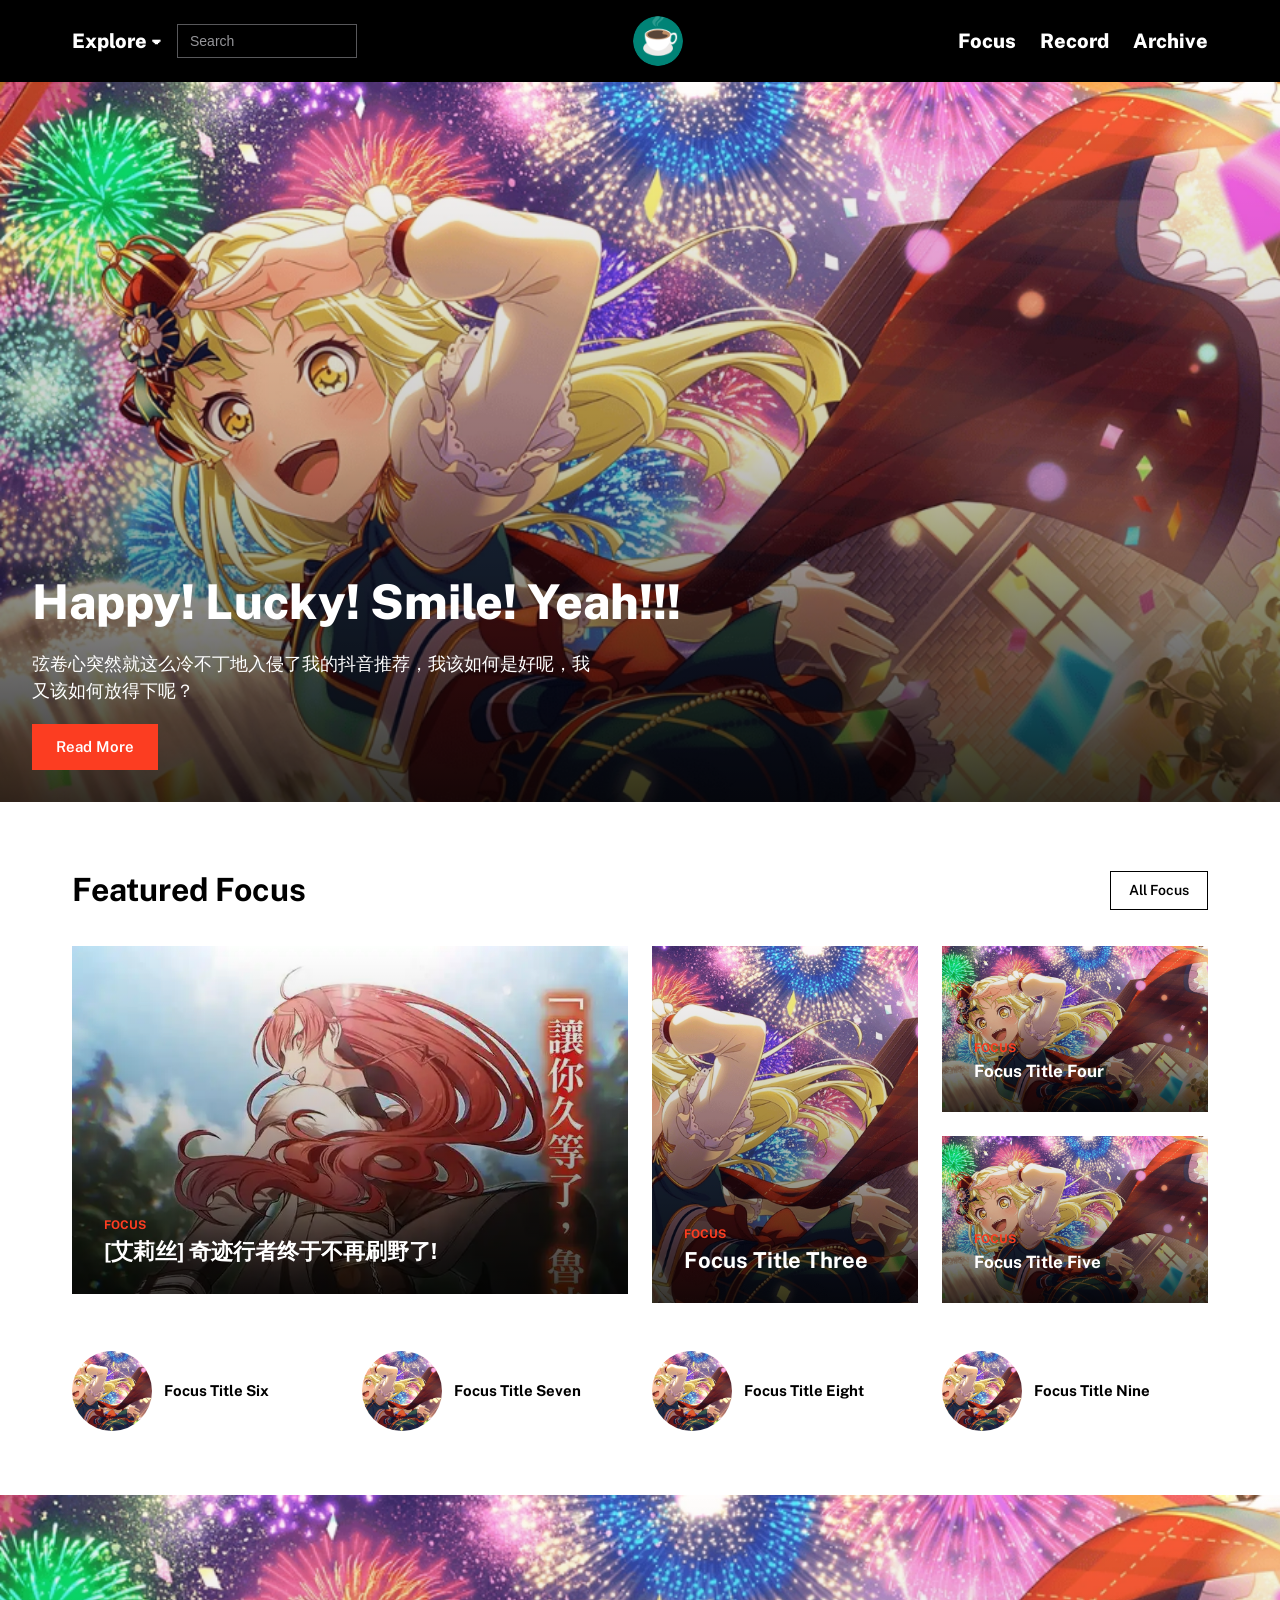
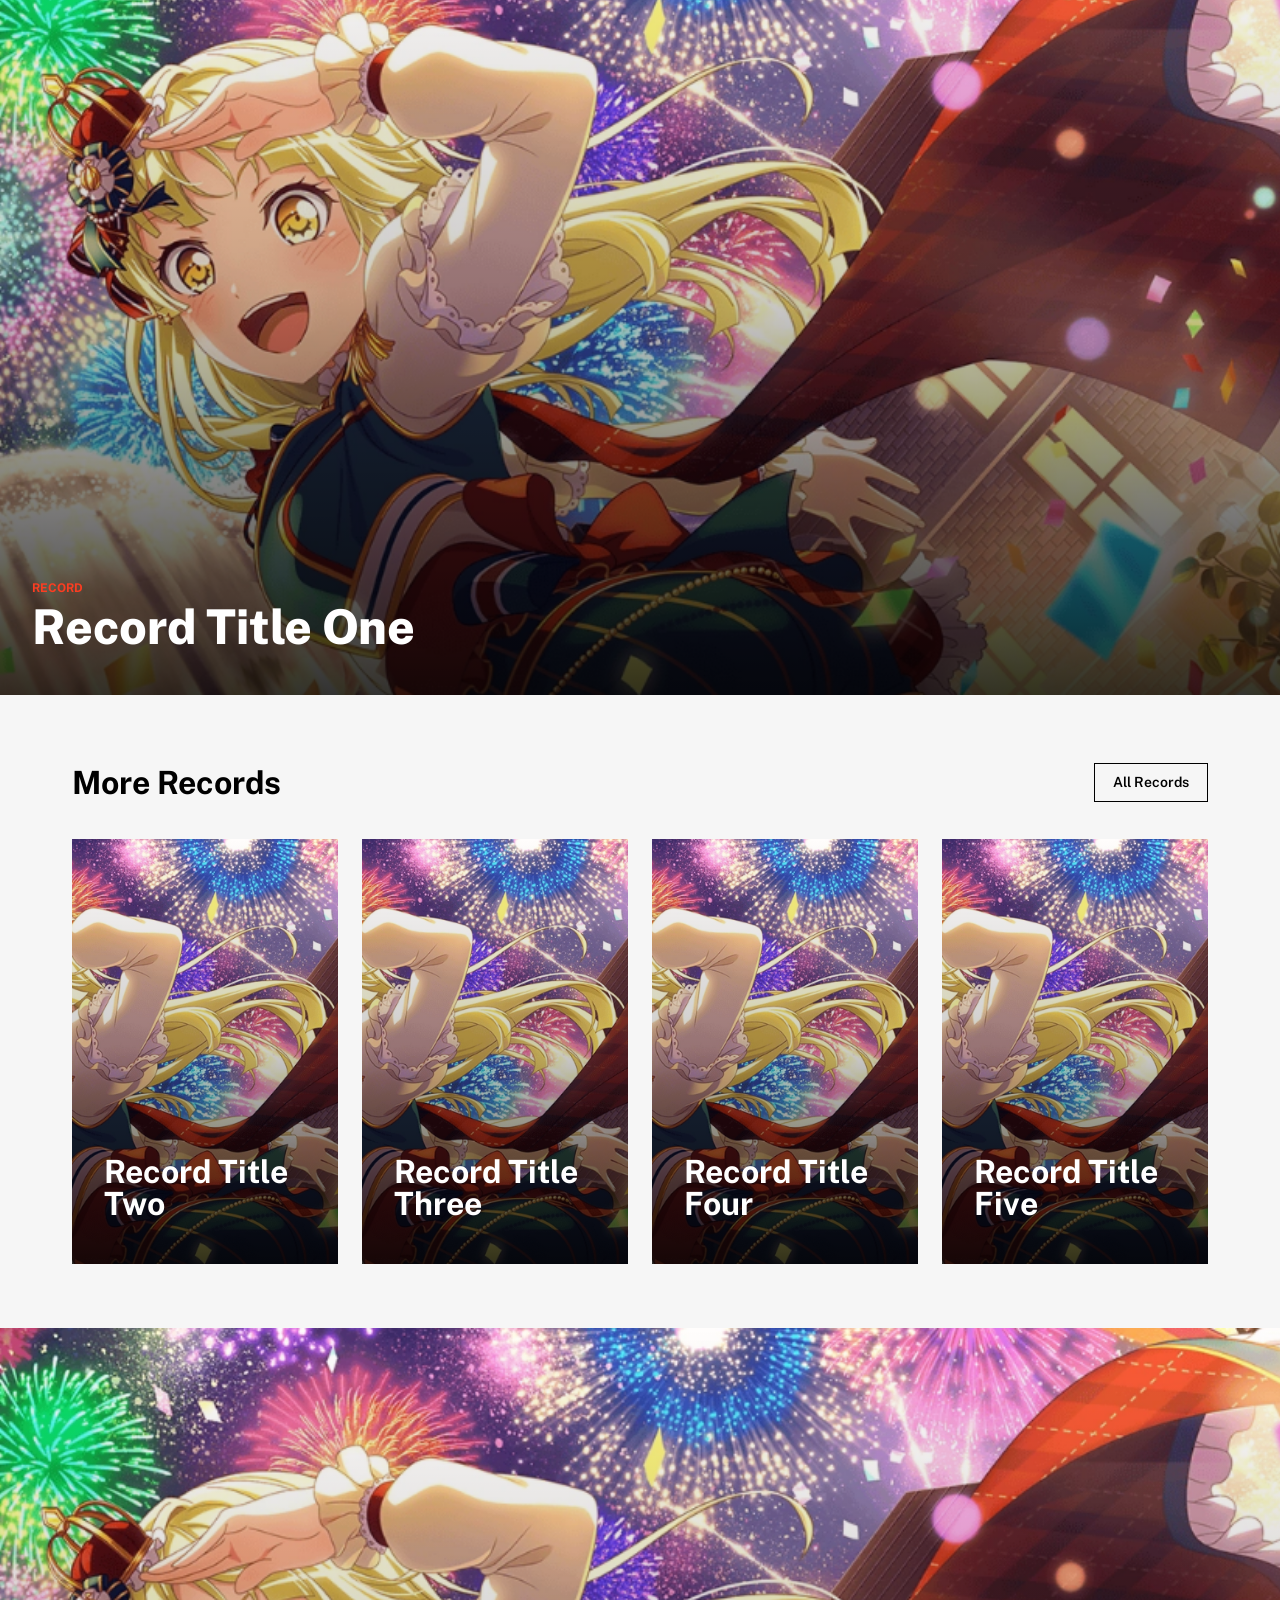
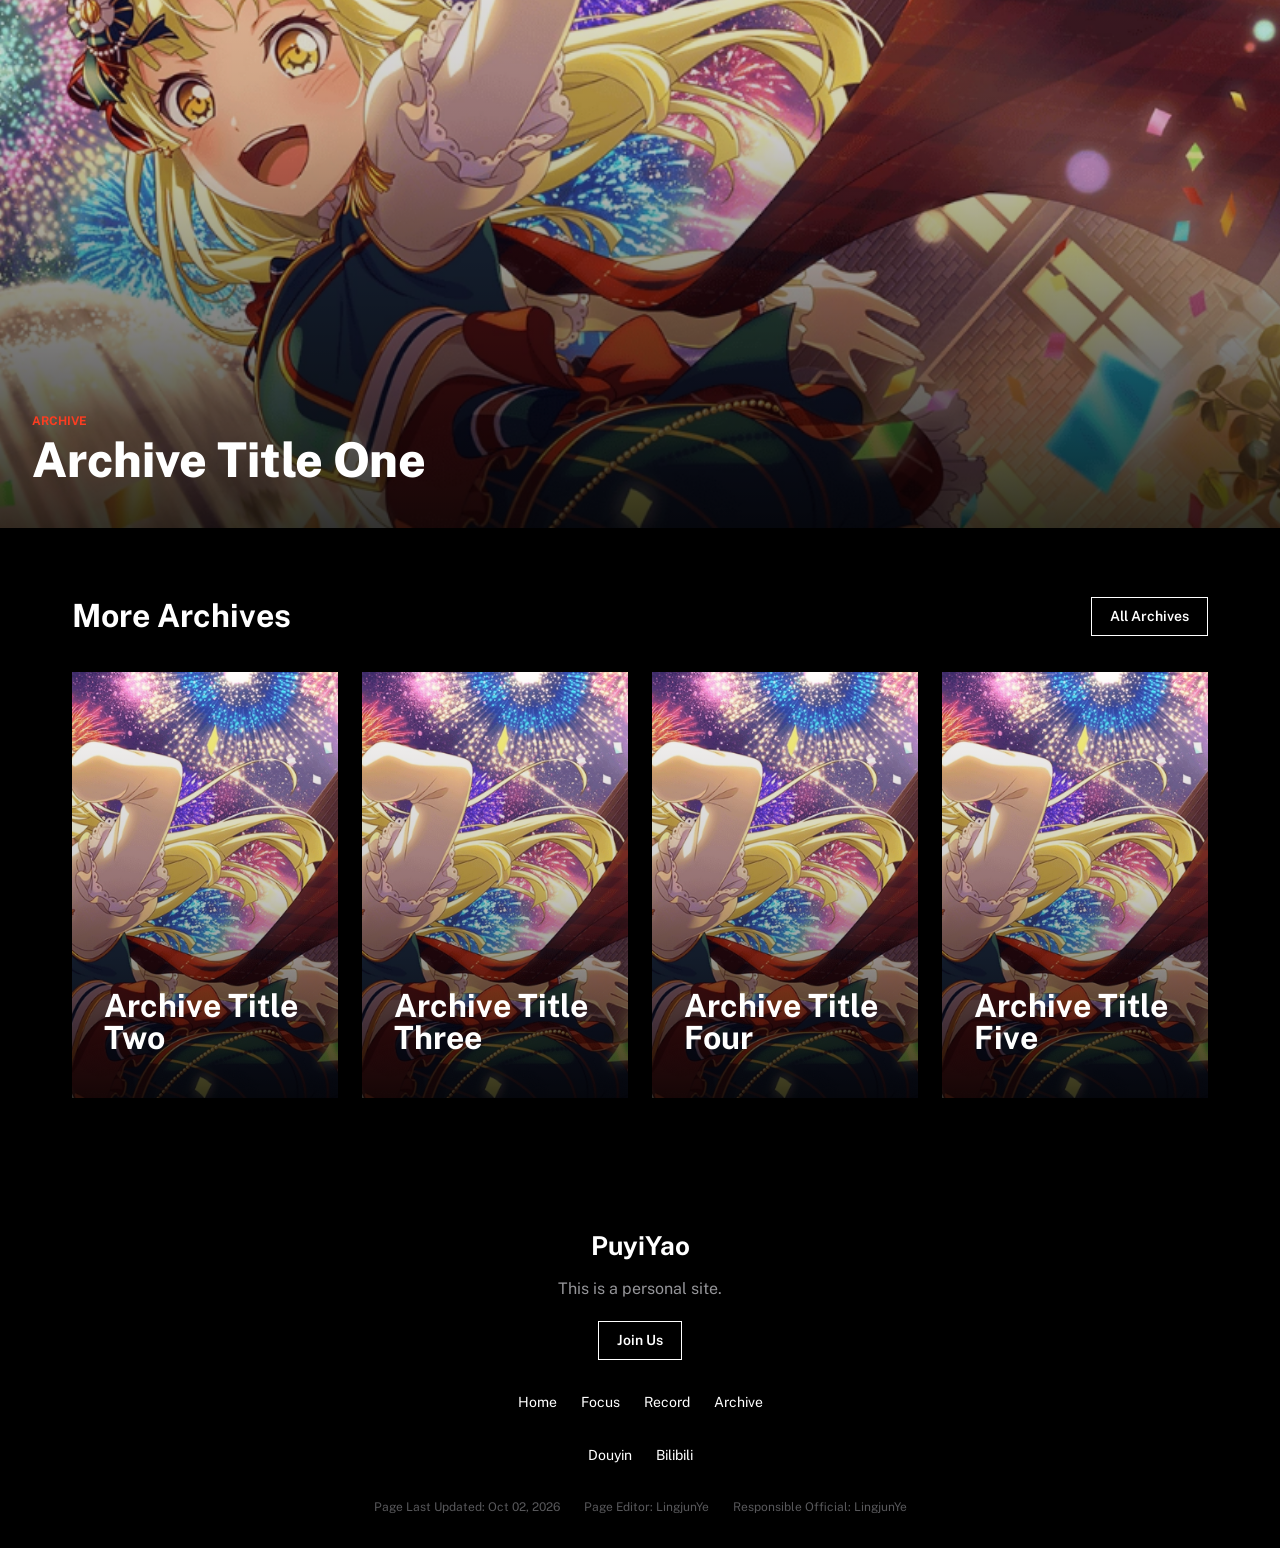
<file: index.html>
<!DOCTYPE html>
<html lang="zh-CN">
<head>
<meta charset="UTF-8">
<meta name="viewport" content="width=device-width, initial-scale=1.0">
<title>PuyiYao</title>
<base target="_self">
<link rel="icon" href="favicon.ico" type="image/x-icon">
<link rel="preconnect" href="https://fonts.googleapis.com">
<link rel="preconnect" href="https://fonts.gstatic.com" crossorigin>
<link href="https://fonts.googleapis.com/css2?family=Public+Sans:wght@400;600;700;800&family=Inter:wght@400;600;700&display=swap" rel="stylesheet">
<link rel="stylesheet" href="common.css">
<link rel="stylesheet" href="style.css">
</head>
<body>

<!-- ========== 顶部导航栏 ========== -->
<header class="site-header">
  <div class="header-inner">

    <div class="nav-left">
      <div class="dropdown">
        <span class="nav-btn">Explore ▾</span>
        <ul class="dropdown-menu">
          <li><a href="focus/focus_explore.html" >Focus</a></li>
          <li><a href="record/record_explore.html" >Record</a></li>
          <li><a href="archive/archive_explore.html" >Archive</a></li>
        </ul>
      </div>
      <input class="search-box" type="search" placeholder="Search">
    </div>

    <div class="nav-center">
      <a href="index.html" class="logo"><img src="favicon.ico" class="logo"></a>
    </div>

    <nav class="nav-right">
      <a href="#focus-section">Focus</a>
      <a href="#record-section">Record</a>
      <a href="#archive-section">Archive</a>
    </nav>
  </div>

  <input type="checkbox" id="menu-toggle" class="menu-toggle">
  <label for="menu-toggle" class="menu-icon">☰</label>
</header>

<nav class="mobile-menu">
  <a href="#focus-section">Focus</a>
  <a href="#record-section">Record</a>
  <a href="#archive-section">Archive</a>
</nav>

<main>

  <!-- Hero ：Focus f1 -->
  <section class="hero">
    <img class="hero-img" src="image/happy_lucky_smile.png" alt="Hero image">
    <div class="overlay">
      <h1 class="hero-title">Happy! Lucky! Smile! Yeah!!!</h1>
      <p class="hero-desc">弦卷心突然就这么冷不丁地入侵了我的抖音推荐，我该如何是好呢，我又该如何放得下呢？</p>
      <a class="btn-primary" href="focus/happy_lucky_smile.html">Read More</a>
    </div>
  </section>

  <!-- Featured Focus -->
  <section class="featured" id="focus-section">
    <div class="section-head">
      <h2>Featured Focus</h2>
      <a class="btn-outline" href="focus/focus_explore.html">All Focus</a>
    </div>

    <div class="featured-grid">

      <a class="tile tile-f2" href="focus/wzzs_alice.html">
        <img src="image/wzzs_alice.webp" alt="Focus Two" style="object-fit: cover; object-position: center top;">
        <div class="overlay">
          <span class="tag">Focus</span>
          <h3>[艾莉丝] 奇迹行者终于不再刷野了!</h3>
        </div>
      </a>

      <a class="tile tile-f3" href="focus/focus_03.html">
        <img src="image/happy_lucky_smile.png" alt="Focus Three">
        <div class="overlay">
          <span class="tag">Focus</span>
          <h3>Focus Title Three</h3>
        </div>
      </a>

      <a class="tile tile-f4" href="focus/focus_04.html">
        <img src="image/happy_lucky_smile.png" alt="Focus Four">
        <div class="overlay">
          <span class="tag">Focus</span>
          <h4>Focus Title Four</h4>
        </div>
      </a>
      <a class="tile tile-f5" href="focus/focus_05.html">
        <img src="image/happy_lucky_smile.png" alt="Focus Five">
        <div class="overlay">
          <span class="tag">Focus</span>
          <h4>Focus Title Five</h4>
        </div>
      </a>

      <a class="circle-card" href="focus/focus_06.html">
        <img src="image/happy_lucky_smile.png" alt="Focus Six">
        <p>Focus Title Six</p>
      </a>
      <a class="circle-card" href="focus/focus_07.html">
        <img src="image/happy_lucky_smile.png" alt="Focus Seven">
        <p>Focus Title Seven</p>
      </a>
      <a class="circle-card" href="focus/focus_08.html">
        <img src="image/happy_lucky_smile.png" alt="Focus Eight">
        <p>Focus Title Eight</p>
      </a>
      <a class="circle-card" href="focus/focus_09.html">
        <img src="image/happy_lucky_smile.png" alt="Focus Nine">
        <p>Focus Title Nine</p>
      </a>

    </div>
  </section>

  <!-- Record：Latest Records -->
  <section class="banner-section" id="record-section">
    <a class="banner" href="record/record_01.html">
      <img src="image/happy_lucky_smile.png" alt="Record One">
      <div class="overlay">
        <span class="tag">Record</span>
        <h3>Record Title One</h3>
      </div>
    </a>
  </section>

  <!-- Record：More Records（4）-->
  <section class="record-section">
    <div class="section-head">
      <h2>More Records</h2>
      <a class="btn-outline" href="record/record_explore.html">All Records</a>
    </div>
    <div class="tile-row">
      <a class="tile" href="record/record_02.html">
        <img src="image/happy_lucky_smile.png" alt="Record Two">
        <div class="overlay"><h4>Record Title Two</h4></div>
      </a>
      <a class="tile" href="record/record_03.html">
        <img src="image/happy_lucky_smile.png" alt="Record Three">
        <div class="overlay"><h4>Record Title Three</h4></div>
      </a>
      <a class="tile" href="record/record_04.html">
        <img src="image/happy_lucky_smile.png" alt="Record Four">
        <div class="overlay"><h4>Record Title Four</h4></div>
      </a>
      <a class="tile" href="record/record_05.html">
        <img src="image/happy_lucky_smile.png" alt="Record Five">
        <div class="overlay"><h4>Record Title Five</h4></div>
      </a>
    </div>
  </section>

  <!-- Archive：Latest Archive -->
  <section class="banner-section" id="archive-section">
    <a class="banner" href="archive/archive_01.html">
      <img src="image/happy_lucky_smile.png" alt="Archive One">
      <div class="overlay">
        <span class="tag">Archive</span>
        <h3>Archive Title One</h3>
      </div>
    </a>
  </section>

  <!-- Archive：More Archives（4）-->
  <section class="archive-section">
    <div class="section-head">
      <h2>More Archives</h2>
      <a class="btn-outline" href="archive/archive_explore.html">All Archives</a>
    </div>
    <div class="tile-row">
      <a class="tile" href="archive/archive_02.html">
        <img src="image/happy_lucky_smile.png" alt="Archive Two">
        <div class="overlay"><h4>Archive Title Two</h4></div>
      </a>
      <a class="tile" href="archive/archive_03.html">
        <img src="image/happy_lucky_smile.png" alt="Archive Three">
        <div class="overlay"><h4>Archive Title Three</h4></div>
      </a>
      <a class="tile" href="archive/archive_04.html">
        <img src="image/happy_lucky_smile.png" alt="Archive Four">
        <div class="overlay"><h4>Archive Title Four</h4></div>
      </a>
      <a class="tile" href="archive/archive_05.html">
        <img src="image/happy_lucky_smile.png" alt="Archive Five">
        <div class="overlay"><h4>Archive Title Five</h4></div>
      </a>
    </div>
  </section>

</main>

<!-- ========== 页脚 ========== -->
<footer class="site-footer">
  <div class="footer-top">
    <h3>PuyiYao</h3>
    <p>This is a personal site.</p>
    <a class="btn-outline" href="https://github.com/LingjunYe/mysite">Join Us</a>
  </div>

  <div class="footer-links">
    <a href="index.html">Home</a>
    <a href="#focus-section">Focus</a>
    <a href="#record-section">Record</a>
    <a href="#archive-section">Archive</a>
  </div>

  <div class="footer-social">
    <a href="https://v.douyin.com/Kg74o-t9J3w" target="_blank">Douyin</a>
    <a href="https://space.bilibili.com/389260917?spm_id_from=333.1007.0.0" target="_blank">Bilibili</a>
  </div>

  <div class="footer-meta">
    <span>Page Last Updated: Oct 02, 2026</span>
    <span>Page Editor: LingjunYe</span>
    <span>Responsible Official: LingjunYe</span>
  </div>
</footer>

</body>
</html>
</file>
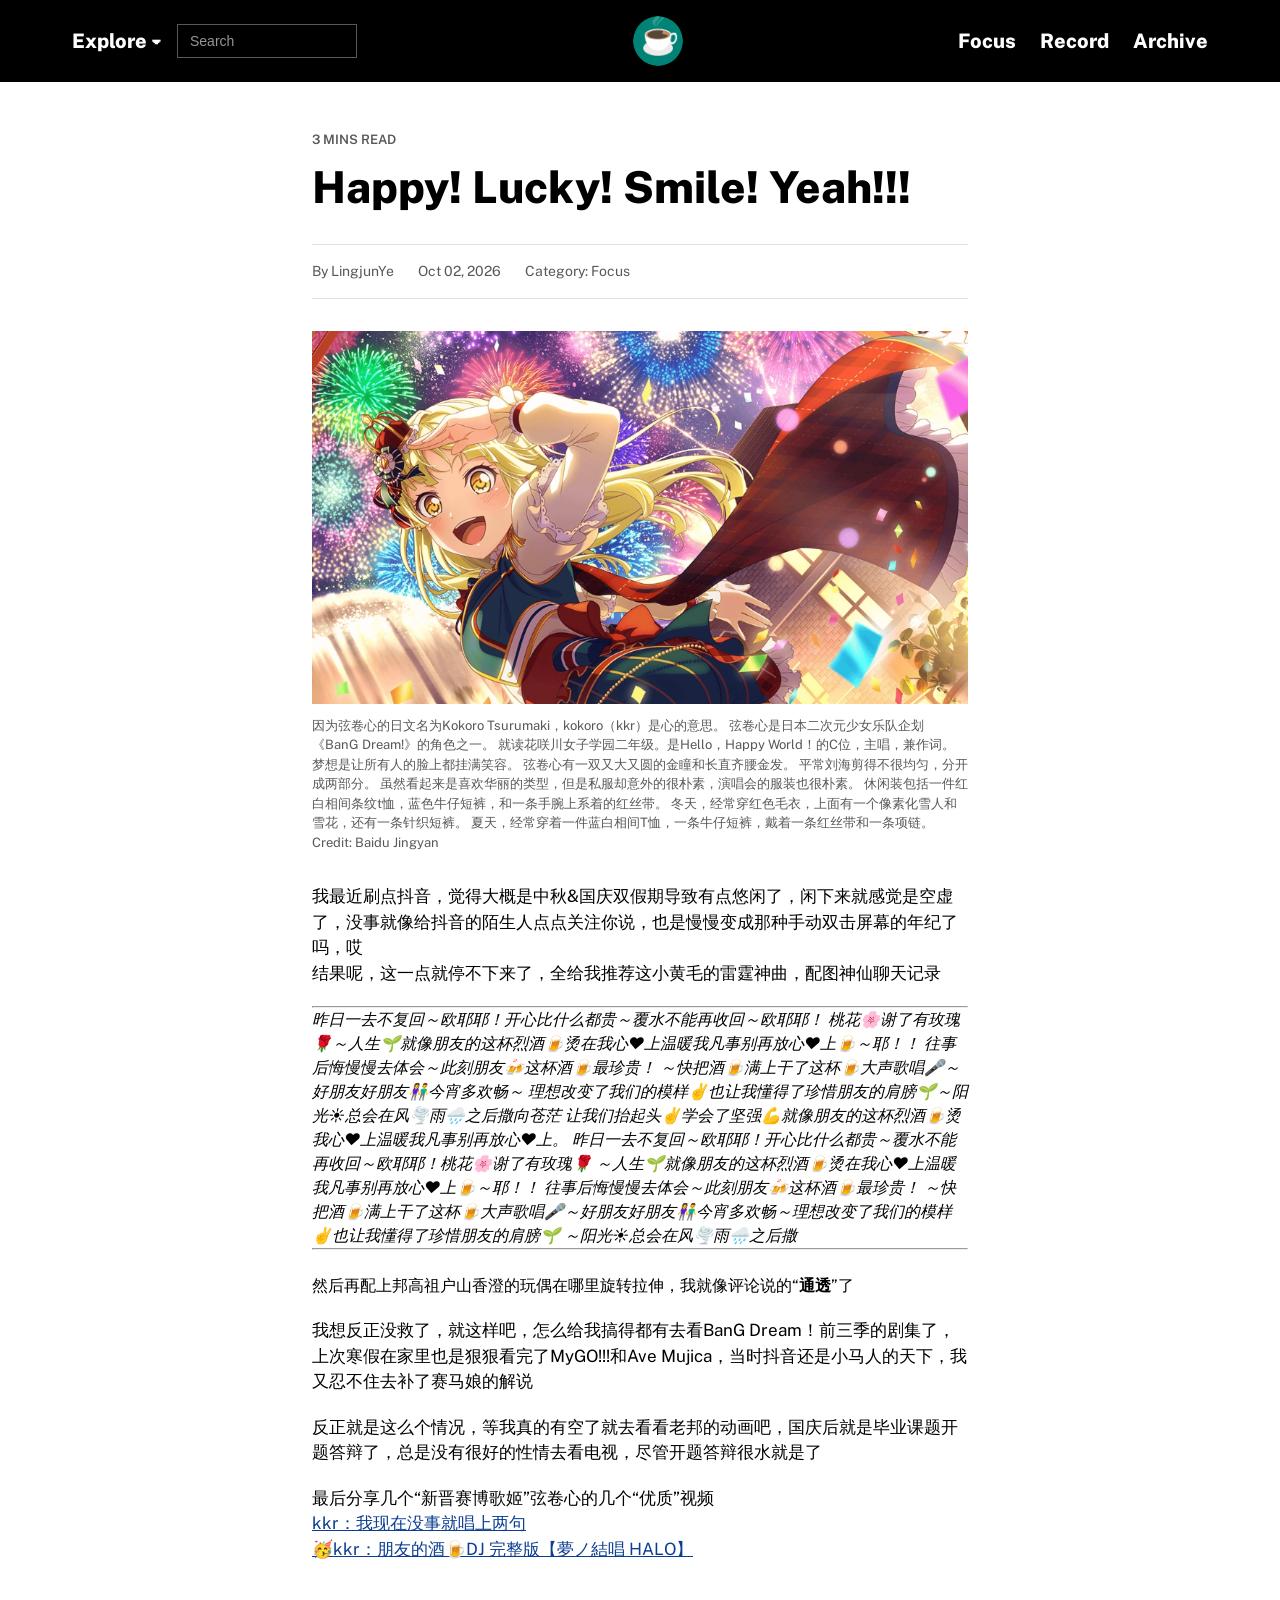
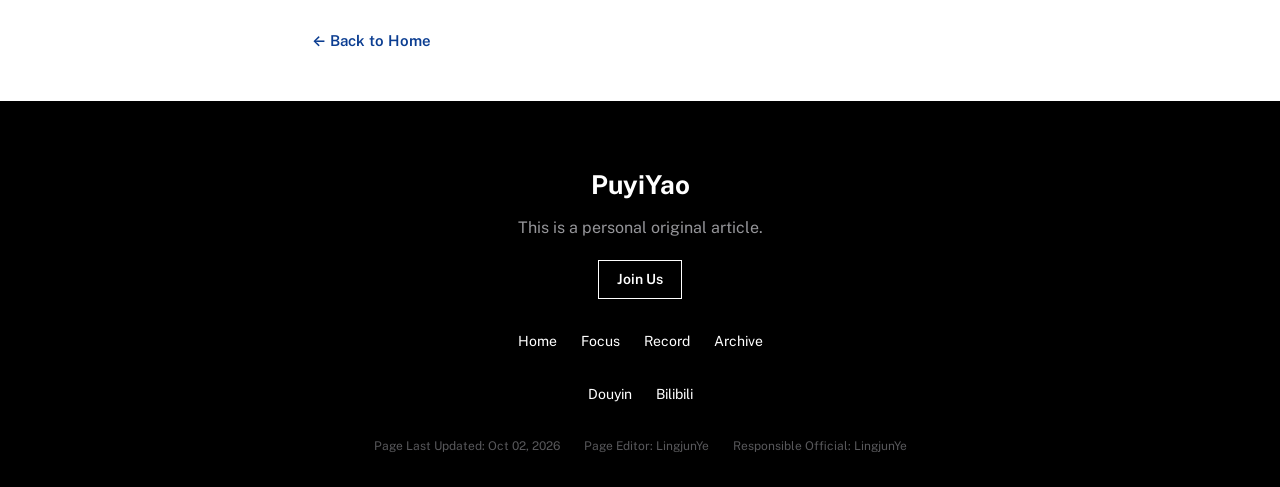
<file: focus/happy_lucky_smile.html>
<!DOCTYPE html>
<html lang="zh-CN">
<head>
<meta charset="UTF-8">
<meta name="viewport" content="width=device-width, initial-scale=1.0">
<title>Happy Lucky Smile</title>
<link rel="icon" href="../favicon.ico" type="image/x-icon">
<link rel="preconnect" href="https://fonts.googleapis.com">
<link rel="preconnect" href="https://fonts.gstatic.com" crossorigin>
<link href="https://fonts.googleapis.com/css2?family=Public+Sans:wght@400;600;700;800&family=Inter:wght@400;600;700&display=swap" rel="stylesheet">
<link rel="stylesheet" href="../common.css">
<link rel="stylesheet" href="../article.css">
</head>
<body>

<!-- ========== 顶部导航栏 ========== -->
<header class="site-header">
  <div class="header-inner">

    <div class="nav-left">
      <div class="dropdown">
        <span class="nav-btn">Explore ▾</span>
        <ul class="dropdown-menu">
          <li><a href="../focus/focus_explore.html">Focus</a></li>
          <li><a href="../record/record_explore.html">Record</a></li>
          <li><a href="../archive/archive_explore.html">Archive</a></li>
        </ul>
      </div>
      <input class="search-box" type="search" placeholder="Search">
    </div>

    <div class="nav-center">
      <a href="../index.html" class="logo"><img src="../favicon.ico" class="logo"></a>
    </div>

    <nav class="nav-right">
      <a href="../index.html#focus-section">Focus</a>
      <a href="../index.html#record-section">Record</a>
      <a href="../index.html#archive-section">Archive</a>
    </nav>
  </div>

  <input type="checkbox" id="menu-toggle" class="menu-toggle">
  <label for="menu-toggle" class="menu-icon">☰</label>
</header>

<nav class="mobile-menu">
  <a href="../index.html#focus-section">Focus</a>
  <a href="../index.html#record-section">Record</a>
  <a href="../index.html#archive-section">Archive</a>
</nav>

<!-- ========== 文章主体 ========== -->
<main class="article">

  <div class="article-header">
    <p class="article-label">3 MINS READ</p>
    <h1 class="article-title">Happy! Lucky! Smile! Yeah!!!</h1>
  </div>

  <div class="article-meta">
    <span>By LingjunYe</span>
    <span>Oct 02, 2026</span>
    <span>Category: Focus</span>
  </div>

  <figure class="article-hero">
    <img src="../image/happy_lucky_smile.png" alt="Focus One">
  </figure>
  <p class="article-caption">
    因为弦卷心的日文名为Kokoro Tsurumaki，kokoro（kkr）是心的意思。
    弦卷心是日本二次元少女乐队企划《BanG Dream!》的角色之一。
    就读花咲川女子学园二年级。是Hello，Happy World！的C位，主唱，兼作词。
    梦想是让所有人的脸上都挂满笑容。 
    弦卷心有一双又大又圆的金瞳和长直齐腰金发。
    平常刘海剪得不很均匀，分开成两部分。
    虽然看起来是喜欢华丽的类型，但是私服却意外的很朴素，演唱会的服装也很朴素。
    休闲装包括一件红白相间条纹t恤，蓝色牛仔短裤，和一条手腕上系着的红丝带。
    冬天，经常穿红色毛衣，上面有一个像素化雪人和雪花，还有一条针织短裤。
    夏天，经常穿着一件蓝白相间T恤，一条牛仔短裤，戴着一条红丝带和一条项链。
    Credit: Baidu Jingyan
  </p>

  <div class="article-body">
    <p>
      我最近刷点抖音，觉得大概是中秋&国庆双假期导致有点悠闲了，闲下来就感觉是空虚了，没事就像给抖音的陌生人点点关注你说，也是慢慢变成那种手动双击屏幕的年纪了吗，哎
      <br>
      结果呢，这一点就停不下来了，全给我推荐这小黄毛的雷霆神曲，配图神仙聊天记录
      <hr>
      <i>
        昨日一去不复回～欧耶耶！开心比什么都贵～覆水不能再收回～欧耶耶！
        桃花🌸谢了有玫瑰🌹～人生🌱就像朋友的这杯烈酒🍺烫在我心❤️上温暖我凡事别再放心❤️上🍺～耶！！
        往事后悔慢慢去体会～此刻朋友🍻这杯酒🍺最珍贵！
        ～快把酒🍺满上干了这杯🍺大声歌唱🎤～好朋友好朋友👫今宵多欢畅～
        理想改变了我们的模样✌️也让我懂得了珍惜朋友的肩膀🌱～阳光☀️总会在风🌪️雨🌧️之后撒向苍茫 
        让我们抬起头✌️学会了坚强💪就像朋友的这杯烈酒🍺烫我心❤️上温暖我凡事别再放心❤️上。
        昨日一去不复回～欧耶耶！开心比什么都贵～覆水不能再收回～欧耶耶！桃花🌸谢了有玫瑰🌹
        ～人生🌱就像朋友的这杯烈酒🍺烫在我心❤️上温暖我凡事别再放心❤️上🍺～耶！！
        往事后悔慢慢去体会～此刻朋友🍻这杯酒🍺最珍贵！
        ～快把酒🍺满上干了这杯🍺大声歌唱🎤～好朋友好朋友👫今宵多欢畅～理想改变了我们的模样✌️也让我懂得了珍惜朋友的肩膀🌱
        ～阳光☀️总会在风🌪️雨🌧️之后撒
      </i>
      <hr>
      <br>
      然后再配上邦高祖户山香澄的玩偶在哪里旋转拉伸，我就像评论说的“<b>通透</b>”了
    </p>

    <p>我想反正没救了，就这样吧，怎么给我搞得都有去看BanG Dream！前三季的剧集了，上次寒假在家里也是狠狠看完了MyGO!!!和Ave Mujica，当时抖音还是小马人的天下，我又忍不住去补了赛马娘的解说</p>
    <p>反正就是这么个情况，等我真的有空了就去看看老邦的动画吧，国庆后就是毕业课题开题答辩了，总是没有很好的性情去看电视，尽管开题答辩很水就是了</p>

    <p>最后分享几个“新晋赛博歌姬”弦卷心的几个“优质”视频
      <br>
      <a href="https://v.douyin.com/x5LcEQ2UOCw/" target="_blank">kkr：我现在没事就唱上两句</a>
      <br>
      <a href="https://v.douyin.com/DRbd2LAuMAs/" target="_blank">🥳kkr：朋友的酒🍺DJ 完整版【夢ノ結唱 HALO】</a>
    </p>
  </div>

  <a class="back-link" href="../index.html">← Back to Home</a>

</main>

<!-- ========== 页脚 ========== -->
<footer class="site-footer">
  <div class="footer-top">
    <h3>PuyiYao</h3>
    <p>This is a personal original article.</p>
    <a class="btn-outline" href="https://github.com/LingjunYe/mysite">Join Us</a>
  </div>

  <div class="footer-links">
    <a href="../index.html">Home</a>
    <a href="../focus/focus_explore.html">Focus</a>
    <a href="../record/record_explore.html">Record</a>
    <a href="../archive/archive_explore.html">Archive</a>
  </div>

  <div class="footer-social">
    <a href="https://v.douyin.com/Kg74o-t9J3w" target="_blank">Douyin</a>
    <a href="https://space.bilibili.com/389260917?spm_id_from=333.1007.0.0" target="_blank">Bilibili</a>
  </div>

  <div class="footer-meta">
    <span>Page Last Updated: Oct 02, 2026</span>
    <span>Page Editor: LingjunYe</span>
    <span>Responsible Official: LingjunYe</span>
  </div>
</footer>

</body>
</html>
</file>
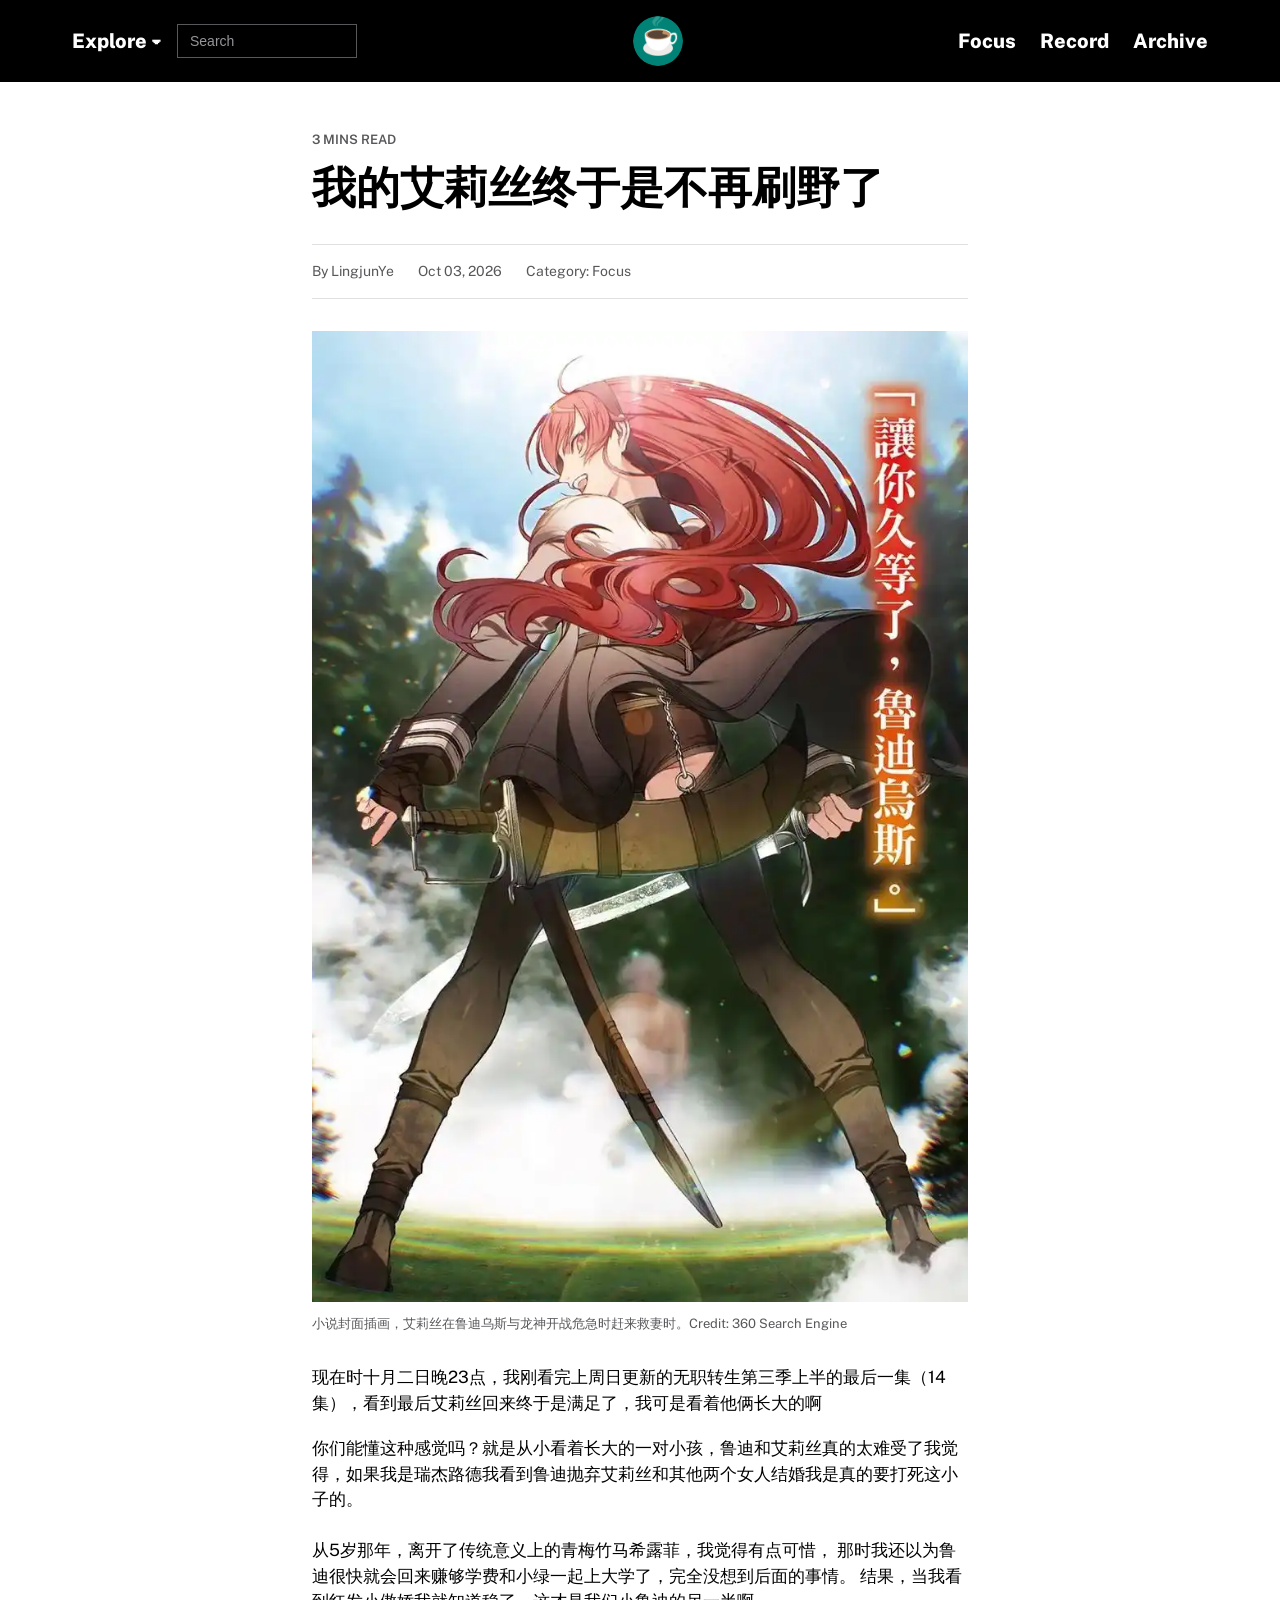
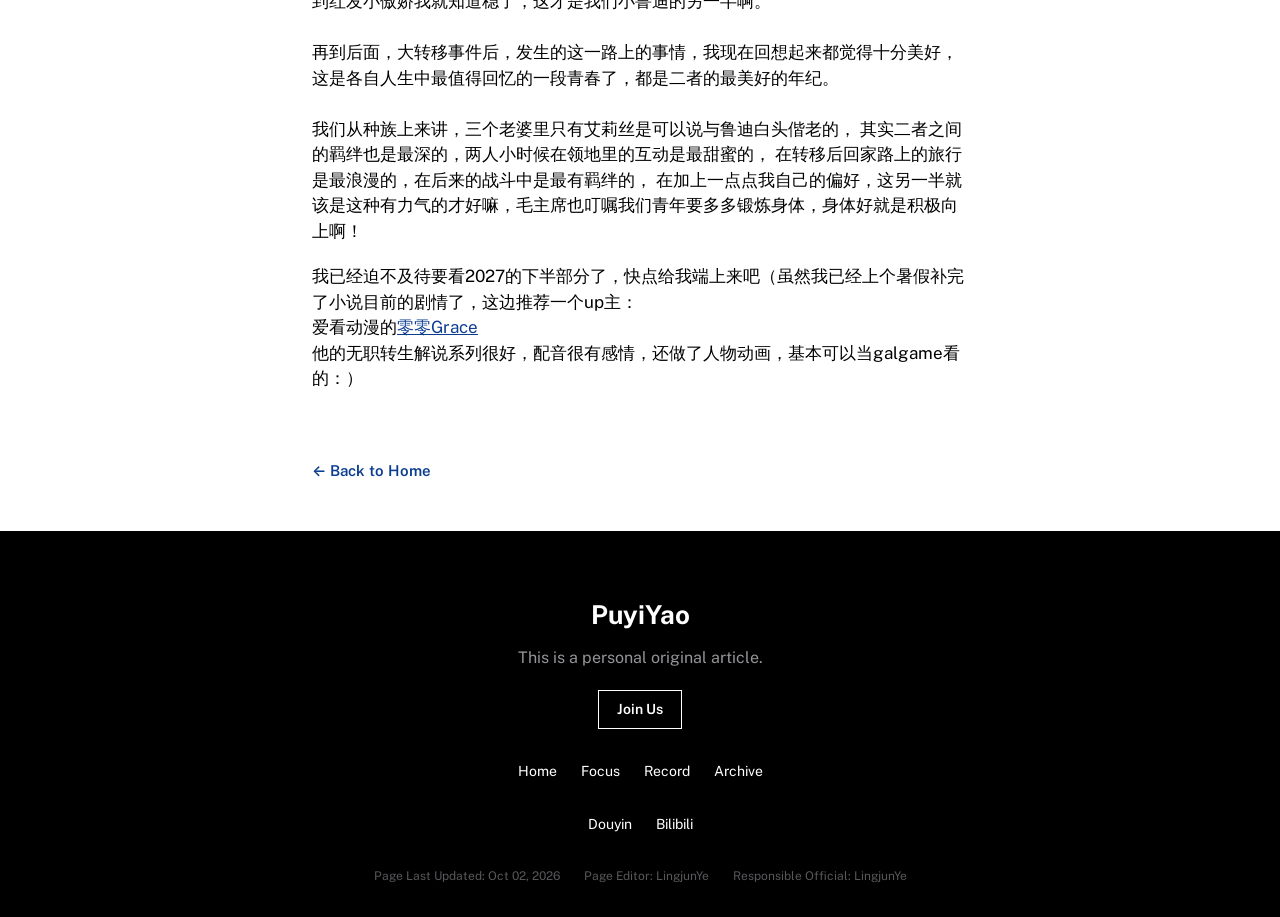
<file: focus/wzzs_alice.html>
<!DOCTYPE html>
<html lang="zh-CN">
<head>
<meta charset="UTF-8">
<meta name="viewport" content="width=device-width, initial-scale=1.0">
<title>WZZS Season3 Part1 Alice</title>
<link rel="icon" href="../favicon.ico" type="image/x-icon">
<link rel="preconnect" href="https://fonts.googleapis.com">
<link rel="preconnect" href="https://fonts.gstatic.com" crossorigin>
<link href="https://fonts.googleapis.com/css2?family=Public+Sans:wght@400;600;700;800&family=Inter:wght@400;600;700&display=swap" rel="stylesheet">
<link rel="stylesheet" href="../common.css">
<link rel="stylesheet" href="../article.css">
</head>
<body>

<!-- ========== 顶部导航栏 ========== -->
<header class="site-header">
  <div class="header-inner">

    <div class="nav-left">
      <div class="dropdown">
        <span class="nav-btn">Explore ▾</span>
        <ul class="dropdown-menu">
          <li><a href="../focus/focus_explore.html">Focus</a></li>
          <li><a href="../record/record_explore.html">Record</a></li>
          <li><a href="../archive/archive_explore.html">Archive</a></li>
        </ul>
      </div>
      <input class="search-box" type="search" placeholder="Search">
    </div>

    <div class="nav-center">
      <a href="../index.html" class="logo"><img src="../favicon.ico" class="logo"></a>
    </div>

    <nav class="nav-right">
      <a href="../index.html#focus-section">Focus</a>
      <a href="../index.html#record-section">Record</a>
      <a href="../index.html#archive-section">Archive</a>
    </nav>
  </div>

  <input type="checkbox" id="menu-toggle" class="menu-toggle">
  <label for="menu-toggle" class="menu-icon">☰</label>
</header>

<nav class="mobile-menu">
  <a href="../index.html#focus-section">Focus</a>
  <a href="../index.html#record-section">Record</a>
  <a href="../index.html#archive-section">Archive</a>
</nav>

<!-- ========== 文章主体 ========== -->
<main class="article">

  <div class="article-header">
    <p class="article-label">3 MINS READ</p>
    <h1 class="article-title">我的艾莉丝终于是不再刷野了</h1>
  </div>

  <div class="article-meta">
    <span>By LingjunYe</span>
    <span>Oct 03, 2026</span>
    <span>Category: Focus</span>
  </div>

  <figure class="article-hero">
    <img src="../image/wzzs_alice.webp" alt="Focus One">
  </figure>
  <p class="article-caption">小说封面插画，艾莉丝在鲁迪乌斯与龙神开战危急时赶来救妻时。Credit: 360 Search Engine</p>

  <div class="article-body">
    <p>现在时十月二日晚23点，我刚看完上周日更新的无职转生第三季上半的最后一集（14集），看到最后艾莉丝回来终于是满足了，我可是看着他俩长大的啊</p>
    <p>
        你们能懂这种感觉吗？就是从小看着长大的一对小孩，鲁迪和艾莉丝真的太难受了我觉得，如果我是瑞杰路德我看到鲁迪抛弃艾莉丝和其他两个女人结婚我是真的要打死这小子的。
        <br><br>
        从5岁那年，离开了传统意义上的青梅竹马希露菲，我觉得有点可惜，
        那时我还以为鲁迪很快就会回来赚够学费和小绿一起上大学了，完全没想到后面的事情。
        结果，当我看到红发小傲娇我就知道稳了，这才是我们小鲁迪的另一半啊。
        <br><br>
        再到后面，大转移事件后，发生的这一路上的事情，我现在回想起来都觉得十分美好，
        这是各自人生中最值得回忆的一段青春了，都是二者的最美好的年纪。
        <br><br>
        我们从种族上来讲，三个老婆里只有艾莉丝是可以说与鲁迪白头偕老的，
        其实二者之间的羁绊也是最深的，两人小时候在领地里的互动是最甜蜜的，
        在转移后回家路上的旅行是最浪漫的，在后来的战斗中是最有羁绊的，
        在加上一点点我自己的偏好，这另一半就该是这种有力气的才好嘛，毛主席也叮嘱我们青年要多多锻炼身体，身体好就是积极向上啊！
    </p>
    <p>
        我已经迫不及待要看2027的下半部分了，快点给我端上来吧（虽然我已经上个暑假补完了小说目前的剧情了，这边推荐一个up主：
        <br>
        爱看动漫的<a href="https://space.bilibili.com/4143984?spm_id_from=333.337.0.0" target="_blank">零零Grace</a>
        <br>
        他的无职转生解说系列很好，配音很有感情，还做了人物动画，基本可以当galgame看的：）
    </p>

  </div>

  <a class="back-link" href="../index.html">← Back to Home</a>

</main>

<!-- ========== 页脚 ========== -->
<footer class="site-footer">
  <div class="footer-top">
    <h3>PuyiYao</h3>
    <p>This is a personal original article.</p>
    <a class="btn-outline" href="https://github.com/LingjunYe/mysite">Join Us</a>
  </div>

  <div class="footer-links">
    <a href="../index.html">Home</a>
    <a href="../focus/focus_explore.html">Focus</a>
    <a href="../record/record_explore.html">Record</a>
    <a href="../archive/archive_explore.html">Archive</a>
  </div>

  <div class="footer-social">
    <a href="https://v.douyin.com/Kg74o-t9J3w" target="_blank">Douyin</a>
    <a href="https://space.bilibili.com/389260917?spm_id_from=333.1007.0.0" target="_blank">Bilibili</a>
  </div>

  <div class="footer-meta">
    <span>Page Last Updated: Oct 02, 2026</span>
    <span>Page Editor: LingjunYe</span>
    <span>Responsible Official: LingjunYe</span>
  </div>
</footer>

</body>
</html>
</file>
<file: common.css>
/* ============================================================
   MySite - 共享样式表
   四个目录（index / focus / record / archive）都通过 <link> 引用
   包含：全局变量、重置、按钮、导航栏、移动端菜单、页脚
   ============================================================ */

/* ---------- 全局变量 ---------- */
:root {
  --nasa-blue: #0B3D91;
  --nasa-red:  #FC3D21;
  --black:     #000000;
  --carbon-90: #1a1a1a;
  --carbon-60: #58585b;
  --carbon-40: #959599;
  --white:     #ffffff;
  --off-white: #f6f6f6;

  --font-sans: "Public Sans", "Inter", Helvetica, Arial, sans-serif;

  --page-x: 72px;              /* 两侧页边距 */
  --ratio-flat: 1 / 0.625;     /* 横长矩形 */
  --ratio-tall: 1 / 1.6;       /* 竖长矩形 */
}

/* ---------- 重置 ---------- */
* { margin: 0; padding: 0; box-sizing: border-box; }

body {
  font-family: var(--font-sans);
  background: var(--white);
  color: var(--black);
  line-height: 1.5;
}

a { text-decoration: none; color: inherit; }
img { display: block; max-width: 100%; }
ul { list-style: none; }

/* ---------- 通用按钮 ---------- */
.btn-primary {
  display: inline-block;
  align-self: flex-start;
  background: var(--nasa-red);
  color: var(--white);
  padding: 12px 24px;
  font-size: 15px;
  font-weight: 600;
  transition: background .2s;
}
.btn-primary:hover { background: #b60109; }

.btn-outline {
  display: inline-block;
  border: 1px solid currentColor;
  padding: 8px 18px;
  font-size: 14px;
  font-weight: 600;
  transition: background .2s;
}
.btn-outline:hover { background: rgba(128,128,128,.15); }

/* ---------- 顶部导航栏 ---------- */
.site-header {
  position: sticky;
  top: 0;
  z-index: 100;
  background: var(--black);
  color: var(--white);
}
.header-inner {
  display: flex;
  align-items: center;
  justify-content: space-between;
  padding: 16px var(--page-x);
  max-width: 1600px;
  margin: 0 auto;
}

.nav-left  { display: flex; align-items: center; gap: 16px; }
.nav-right { display: flex; align-items: center; gap: 24px; }

.logo {
  width: 50px;
  height: 50px;
  border-radius: 50%;
  object-fit: cover;
}

.nav-btn { cursor: pointer; font-size: 20px; font-weight: 800; }
.nav-right a { font-size: 20px; font-weight: 800; }
.nav-right a:hover { color: var(--nasa-red); }

/* Explore 下拉（纯 CSS hover） */
.dropdown { position: relative; }
.dropdown-menu {
  display: none;
  position: absolute;
  top: 100%;
  left: 0;
  background: var(--carbon-90);
  min-width: 180px;
  padding: 8px 0;
}
.dropdown:hover .dropdown-menu { display: block; }
.dropdown-menu li a {
  display: block;
  padding: 10px 18px;
  font-size: 14px;
}
.dropdown-menu li a:hover { background: var(--nasa-blue); }

.search-box {
  background: transparent;
  border: 1px solid var(--carbon-60);
  color: var(--white);
  padding: 8px 12px;
  font-size: 14px;
  width: 180px;
}
.search-box::placeholder { color: var(--carbon-40); }

/* 移动端汉堡（默认隐藏） */
.menu-toggle, .menu-icon { display: none; }

/* ---------- 移动端菜单 ---------- */
.mobile-menu {
  display: none;
  flex-direction: column;
  background: var(--black);
  padding: 0 var(--page-x) 16px;
}
.mobile-menu a {
  color: var(--white);
  padding: 14px 0;
  font-size: 16px;
  border-bottom: 1px solid var(--carbon-60);
}
.menu-toggle:checked ~ .mobile-menu { display: flex; }

/* ---------- 页脚 ---------- */
.site-footer {
  background: var(--black);
  color: var(--white);
  padding: 64px var(--page-x) 32px;
  text-align: center;
}
.footer-top h3 { font-size: 26px; margin-bottom: 12px; }
.footer-top p  { color: var(--carbon-40); margin-bottom: 20px; }

.footer-links,
.footer-social {
  display: flex;
  justify-content: center;
  flex-wrap: wrap;
  gap: 24px;
  margin: 32px 0 16px;
  font-size: 14px;
}
.footer-links a:hover,
.footer-social a:hover { color: var(--nasa-red); }

.footer-meta {
  display: flex;
  justify-content: center;
  flex-wrap: wrap;
  gap: 24px;
  margin-top: 32px;
  font-size: 12px;
  color: var(--carbon-60);
}

/* ---------- 共享响应式 ---------- */
@media (max-width: 1024px) {
  :root { --page-x: 40px; }
  .nav-right { gap: 16px; }
}

@media (max-width: 640px) {
  :root { --page-x: 20px; }
  .nav-right, .search-box, .dropdown { display: none; }
  .menu-icon {
    display: block;
    font-size: 26px;
    cursor: pointer;
    color: var(--white);
  }
  .header-inner { padding: 14px var(--page-x); }
}
</file>
<file: style.css>
/* ============================================================
   MySite - index 专属样式表
   仅包含主页特有模块：hero / featured-grid / banner / tile-row
   通用部分见 common.css
   ============================================================ */

/* ---------- Hero 大图 ---------- */
.hero {
  position: relative;
  padding: 0;
  height: 80vh;
  width: 100%;
  min-height: 480px;
  overflow: hidden;
  background: var(--black);
}
.hero-img { width: 100%; height: 100%; object-fit: cover; }
.hero-title { font-size: 48px; font-weight: 800; margin-bottom: 12px; }
.hero-desc  { font-size: 18px; max-width: 560px; margin-bottom: 20px; }


/* ---------- 覆盖层（图片上压文字） ---------- */
.overlay {
  position: absolute;
  inset: 0;
  display: flex;
  flex-direction: column;
  justify-content: flex-end;
  padding: 32px;
  color: var(--white);
  background: linear-gradient(to top, rgba(0,0,0,.8) 0%, rgba(0,0,0,.2) 50%, transparent 100%);
}
.overlay h3 { font-size: 22px; font-weight: 700; line-height: 1; }
.overlay h4 { font-size: 17px; font-weight: 700; line-height: 1; }
.tag {
  display: inline-block;
  font-size: 12px;
  font-weight: 700;
  text-transform: uppercase;
  color: var(--nasa-red);
  margin-bottom: 6px;
}

/* ---------- 区块通用 ---------- */
section { padding: 64px var(--page-x); }
.banner-section { padding: 0; }

.section-head {
  display: flex;
  justify-content: space-between;
  align-items: center;
  max-width: 1400px;
  margin: 0 auto 32px;
}
.section-head h2 { font-size: 32px; font-weight: 700; }

/* ---------- Featured Focus 精确排布 ----------
   |——— f2 ———|— f3 —|— f4 —|
   |——— f2 ———|— f3 —|— f5 —|
   f2=6列跨2行 / f3=3列跨2行 / f4,f5=3列各1行
------------------------------------------------ */
.featured-grid {
  max-width: 1400px;
  margin: 0 auto;
  display: grid;
  grid-template-columns: repeat(12, 1fr);
  gap: 24px;
}

.tile { position: relative; overflow: hidden; display: block; }
.tile img { width: 100%; height: 100%; object-fit: cover; transition: transform .3s; }
.tile:hover img { transform: scale(1.05); }

.tile-f2 {
  grid-column: span 6;
  grid-row: span 2;
  aspect-ratio: var(--ratio-flat);
}
.tile-f3 {
  grid-column: span 3;
  grid-row: span 2;
}
.tile-f4, .tile-f5 {
  grid-column: span 3;
  aspect-ratio: var(--ratio-flat);
}

/* ---------- 圆形卡片 ---------- */
.circle-card {
  grid-column: span 3;
  display: flex;
  align-items: center;
  gap: 12px;
  padding-top: 24px;
}
.circle-card img {
  width: 80px;
  height: 80px;
  min-width: 80px;
  border-radius: 50%;
  object-fit: cover;
}
.circle-card p { font-size: 15px; font-weight: 700; text-align: left; line-height: 1;}

/* ---------- Banner（Record / Archive 首图） ---------- */
.banner {
  position: relative;
  display: block;
  width: 100%;
  aspect-ratio: var(--ratio-flat);
  overflow: hidden;
}
.banner img { width: 100%; height: 100%; object-fit: cover; transition: transform .3s; }
.banner:hover img { transform: scale(1.05); }
.banner .overlay h3 { font-size: 48px; font-weight: 800; margin-bottom: 12px; }

/* ---------- 4 卡行（Record / Archive） ---------- */
.tile-row {
  max-width: 1400px;
  margin: 0 auto;
  display: grid;
  grid-template-columns: repeat(4, 1fr);
  gap: 24px;
}
.tile-row .tile { aspect-ratio: var(--ratio-tall); }
.tile-row .tile .overlay h4 { font-size: 32px; font-weight: 700; line-height: 1; margin-bottom: 12px; }

/* ---------- 深浅背景分区 ---------- */
.featured        { background: var(--white); }
.record-section  { background: var(--off-white); }
.archive-section { background: var(--black); color: var(--white); }

/* ---------- index 专属响应式 ---------- */
@media (max-width: 1024px) {
  .hero-title { font-size: 36px; }
}

@media (max-width: 800px) {
  .tile-f2, .tile-f3, .tile-f4, .tile-f5 {
    grid-column: span 12;
    grid-row: span 1;
    aspect-ratio: 16 / 10;
  }
  .circle-card { grid-column: span 12; }
  .tile-row { grid-template-columns: repeat(2, 1fr); }
}

@media (max-width: 640px) {
  .hero { height: 60vh; min-height: 400px; }
  .hero-title { font-size: 28px; }
  .hero-desc  { font-size: 15px; }
  .overlay { padding: 20px; }

  section { padding: 48px var(--page-x); }
  .banner-section { padding: 0; }
  .section-head { flex-direction: column; align-items: flex-start; gap: 12px; }
  .section-head h2 { font-size: 24px; }

  .tile-row { grid-template-columns: 1fr; }
}
</file>
<file: article.css>
/* ============================================================
   MySite - 文章与索引页共享样式表
   focus / record / archive 三个目录都通过 <link> 引用
   包含：文章排版、索引页网格
   ============================================================ */

/* ---------- 文章主体容器 ---------- */
.article {
  max-width: 800px;
  margin: 0 auto;
  padding: 48px var(--page-x);
}

/* ---------- 文章头部 ---------- */
.article-header { margin-bottom: 32px; }
.article-label {
  font-size: 13px;
  font-weight: 600;
  color: var(--carbon-60);
  text-transform: uppercase;
  margin-bottom: 12px;
}
.article-title {
  font-size: 44px;
  font-weight: 800;
  line-height: 1.15;
  margin-bottom: 16px;
}

/* ---------- 元信息 ---------- */
.article-meta {
  display: flex;
  flex-wrap: wrap;
  gap: 24px;
  padding: 16px 0;
  border-top: 1px solid #e0e0e0;
  border-bottom: 1px solid #e0e0e0;
  font-size: 14px;
  color: var(--carbon-60);
  margin-bottom: 32px;
}

/* ---------- 主图与说明 ---------- */
.article-hero { width: 100%; margin-bottom: 12px; }
.article-hero img { width: 100%; }

.article-caption {
  font-size: 13px;
  color: var(--carbon-60);
  margin-bottom: 32px;
}

/* ---------- 正文 ---------- */
.article-body p { margin-bottom: 20px; font-size: 17px; }
.article-body h2 {
  font-size: 26px;
  font-weight: 700;
  margin: 32px 0 16px;
}
.article-body ul { margin: 0 0 20px 24px; list-style: disc; }
.article-body li { margin-bottom: 8px; font-size: 17px; }
.article-body a { color: var(--nasa-blue); text-decoration: underline; }

/* ---------- 返回链接 ---------- */
.back-link {
  display: inline-block;
  margin-top: 48px;
  font-size: 15px;
  font-weight: 600;
  color: var(--nasa-blue);
}
.back-link:hover { color: var(--nasa-red); }

/* ---------- 索引页网格 ---------- */
.explore-grid {
  display: grid;
  grid-template-columns: repeat(3, 1fr);
  gap: 32px;
  margin-bottom: 32px;
}

.explore-card { display: block; overflow: hidden; }
.explore-card img {
  width: 100%;
  aspect-ratio: 16 / 10;
  object-fit: cover;
  transition: transform .3s;
}
.explore-card:hover img { transform: scale(1.05); }

.explore-card-body { padding: 16px 0; }
.explore-tag {
  display: inline-block;
  font-size: 12px;
  font-weight: 700;
  text-transform: uppercase;
  color: var(--nasa-red);
  margin-bottom: 6px;
}
.explore-card-body h3 {
  font-size: 20px;
  font-weight: 700;
  margin-bottom: 8px;
}
.explore-card-body p {
  font-size: 15px;
  color: var(--carbon-60);
}

/* ---------- 响应式 ---------- */
@media (max-width: 1024px) {
  .article-title { font-size: 36px; }
}

@media (max-width: 800px) {
  .article-title { font-size: 30px; }
  .article-body p, .article-body li { font-size: 16px; }
  .explore-grid { grid-template-columns: repeat(2, 1fr); gap: 24px; }
}

@media (max-width: 640px) {
  .article { padding: 32px var(--page-x); }
  .article-title { font-size: 26px; }
  .article-meta { flex-direction: column; gap: 8px; }
  .explore-grid { grid-template-columns: 1fr; }
}
</file>
